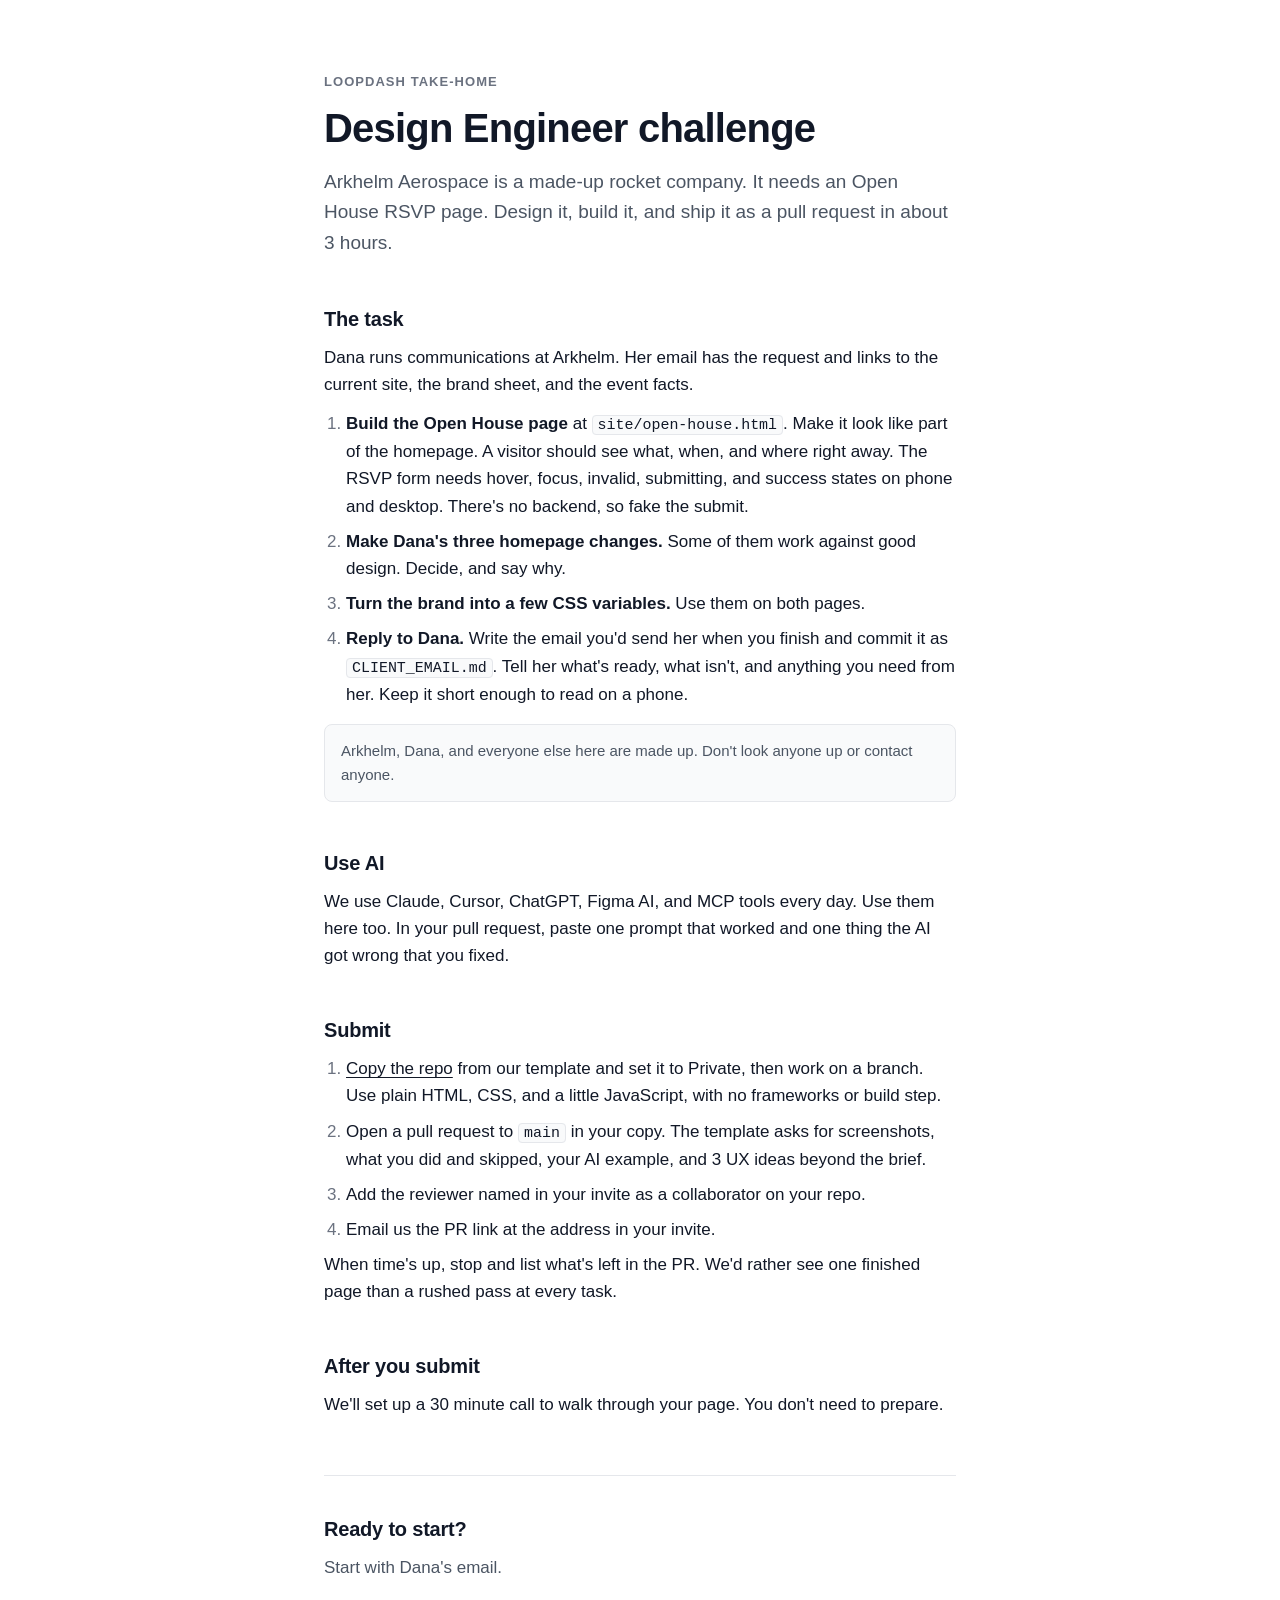
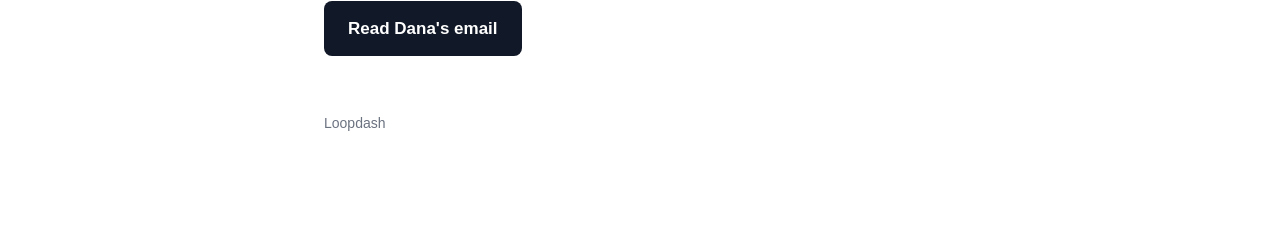
<file: index.html>
<!DOCTYPE html>
<html lang="en">
<head>
  <meta charset="UTF-8">
  <meta name="viewport" content="width=device-width, initial-scale=1">
  <title>Design Engineer challenge | Loopdash</title>
  <meta name="description" content="Instructions for the Loopdash Design Engineer take-home challenge.">
  <style>
    :root {
      color-scheme: light;
      --ink: #111827;
      --muted: #4b5563;
      --subtle: #6b7280;
      --line: #e5e7eb;
      --bg: #ffffff;
      --panel: #f9fafb;
      --accent: #111827;
      --accent-hover: #374151;
      --focus: #2563eb;
    }
    * { box-sizing: border-box; }
    html { -webkit-text-size-adjust: 100%; }
    body {
      margin: 0;
      background: var(--bg);
      color: var(--ink);
      font-family: Inter, -apple-system, BlinkMacSystemFont, "Segoe UI", Roboto, Helvetica, Arial, sans-serif;
      font-size: 17px;
      line-height: 1.6;
    }
    main {
      max-width: 680px;
      margin: 0 auto;
      padding: 72px 24px 96px;
    }
    .eyebrow {
      margin: 0 0 12px;
      font-size: 13px;
      font-weight: 600;
      letter-spacing: 0.08em;
      text-transform: uppercase;
      color: var(--subtle);
    }
    h1 {
      margin: 0 0 16px;
      font-size: 40px;
      line-height: 1.15;
      letter-spacing: -0.02em;
    }
    .lede { margin: 0; font-size: 19px; color: var(--muted); }
    section { margin-top: 48px; }
    h2 {
      margin: 0 0 12px;
      font-size: 20px;
      line-height: 1.3;
      letter-spacing: -0.01em;
    }
    p { margin: 0 0 12px; }
    ul, ol { margin: 0; padding-left: 22px; }
    li { margin-bottom: 8px; }
    li::marker { color: var(--subtle); }
    code {
      font-family: ui-monospace, SFMono-Regular, Menlo, Consolas, monospace;
      font-size: 0.88em;
      background: var(--panel);
      border: 1px solid var(--line);
      border-radius: 4px;
      padding: 1px 5px;
    }
    .note {
      margin-top: 16px;
      padding: 14px 16px;
      background: var(--panel);
      border: 1px solid var(--line);
      border-radius: 8px;
      font-size: 15px;
      color: var(--muted);
    }
    .facts {
      display: grid;
      grid-template-columns: repeat(2, 1fr);
      gap: 12px;
      margin: 0;
    }
    .facts div {
      padding: 16px;
      border: 1px solid var(--line);
      border-radius: 8px;
    }
    .facts dt { font-size: 13px; font-weight: 600; color: var(--subtle); text-transform: uppercase; letter-spacing: 0.06em; }
    .facts dd { margin: 4px 0 0; }
    a { color: var(--ink); text-underline-offset: 3px; }
    a:hover { color: var(--accent-hover); }
    a:focus-visible, .btn:focus-visible { outline: 2px solid var(--focus); outline-offset: 3px; border-radius: 4px; }
    .cta {
      margin-top: 56px;
      padding-top: 40px;
      border-top: 1px solid var(--line);
    }
    .cta p { color: var(--muted); }
    .btn {
      display: inline-block;
      margin-top: 8px;
      padding: 14px 24px;
      background: var(--accent);
      color: #fff;
      border-radius: 8px;
      font-weight: 600;
      text-decoration: none;
      transition: background-color 0.15s ease;
    }
    .btn:hover { background: var(--accent-hover); color: #fff; }
    .btn:active { transform: translateY(1px); }
    .btn:focus-visible { border-radius: 8px; }
    .secondary {
      display: flex;
      flex-wrap: wrap;
      gap: 8px 24px;
      margin: 20px 0 0;
      padding: 0;
      list-style: none;
      font-size: 15px;
    }
    .secondary li { margin: 0; }
    footer { margin-top: 56px; font-size: 14px; color: var(--subtle); }
    @media (max-width: 600px) {
      body { font-size: 16px; }
      main { padding: 40px 20px 64px; }
      h1 { font-size: 30px; }
      .lede { font-size: 17px; }
      section { margin-top: 40px; }
      .facts { grid-template-columns: 1fr; }
      .btn { display: block; text-align: center; }
    }
    @media (prefers-reduced-motion: reduce) {
      .btn { transition: none; }
      .btn:active { transform: none; }
    }
  </style>
</head>
<body>
  <main>
    <p class="eyebrow">Loopdash take-home</p>
    <h1>Design Engineer challenge</h1>
    <p class="lede">Arkhelm Aerospace is a made-up rocket company. It needs an Open House RSVP page. Design it, build it, and ship it as a pull request in about 3 hours.</p>

    <section aria-labelledby="task">
      <h2 id="task">The task</h2>
      <p>Dana runs communications at Arkhelm. Her email has the request and links to the current site, the brand sheet, and the event facts.</p>
      <ol>
        <li><strong>Build the Open House page</strong> at <code>site/open-house.html</code>. Make it look like part of the homepage. A visitor should see what, when, and where right away. The RSVP form needs hover, focus, invalid, submitting, and success states on phone and desktop. There's no backend, so fake the submit.</li>
        <li><strong>Make Dana's three homepage changes.</strong> Some of them work against good design. Decide, and say why.</li>
        <li><strong>Turn the brand into a few CSS variables.</strong> Use them on both pages.</li>
        <li><strong>Reply to Dana.</strong> Write the email you'd send her when you finish and commit it as <code>CLIENT_EMAIL.md</code>. Tell her what's ready, what isn't, and anything you need from her. Keep it short enough to read on a phone.</li>
      </ol>
      <p class="note">Arkhelm, Dana, and everyone else here are made up. Don't look anyone up or contact anyone.</p>
    </section>

    <section aria-labelledby="ai">
      <h2 id="ai">Use AI</h2>
      <p>We use Claude, Cursor, ChatGPT, Figma AI, and MCP tools every day. Use them here too. In your pull request, paste one prompt that worked and one thing the AI got wrong that you fixed.</p>
    </section>

    <section aria-labelledby="submit">
      <h2 id="submit">Submit</h2>
      <ol>
        <li><a href="https://github.com/new?template_name=design-engineer-challenge&amp;template_owner=loopdash">Copy the repo</a> from our template and set it to Private, then work on a branch. Use plain HTML, CSS, and a little JavaScript, with no frameworks or build step.</li>
        <li>Open a pull request to <code>main</code> in your copy. The template asks for screenshots, what you did and skipped, your AI example, and 3 UX ideas beyond the brief.</li>
        <li>Add the reviewer named in your invite as a collaborator on your repo.</li>
        <li>Email us the PR link at the address in your invite.</li>
      </ol>
      <p>When time's up, stop and list what's left in the PR. We'd rather see one finished page than a rushed pass at every task.</p>
    </section>

    <section aria-labelledby="next">
      <h2 id="next">After you submit</h2>
      <p>We'll set up a 30 minute call to walk through your page. You don't need to prepare.</p>
    </section>

    <section class="cta" aria-labelledby="start">
      <h2 id="start">Ready to start?</h2>
      <p>Start with Dana's email.</p>
      <a class="btn" href="email/index.html">Read Dana's email</a>
    </section>

    <footer>Loopdash</footer>
  </main>
</body>
</html>
</file>
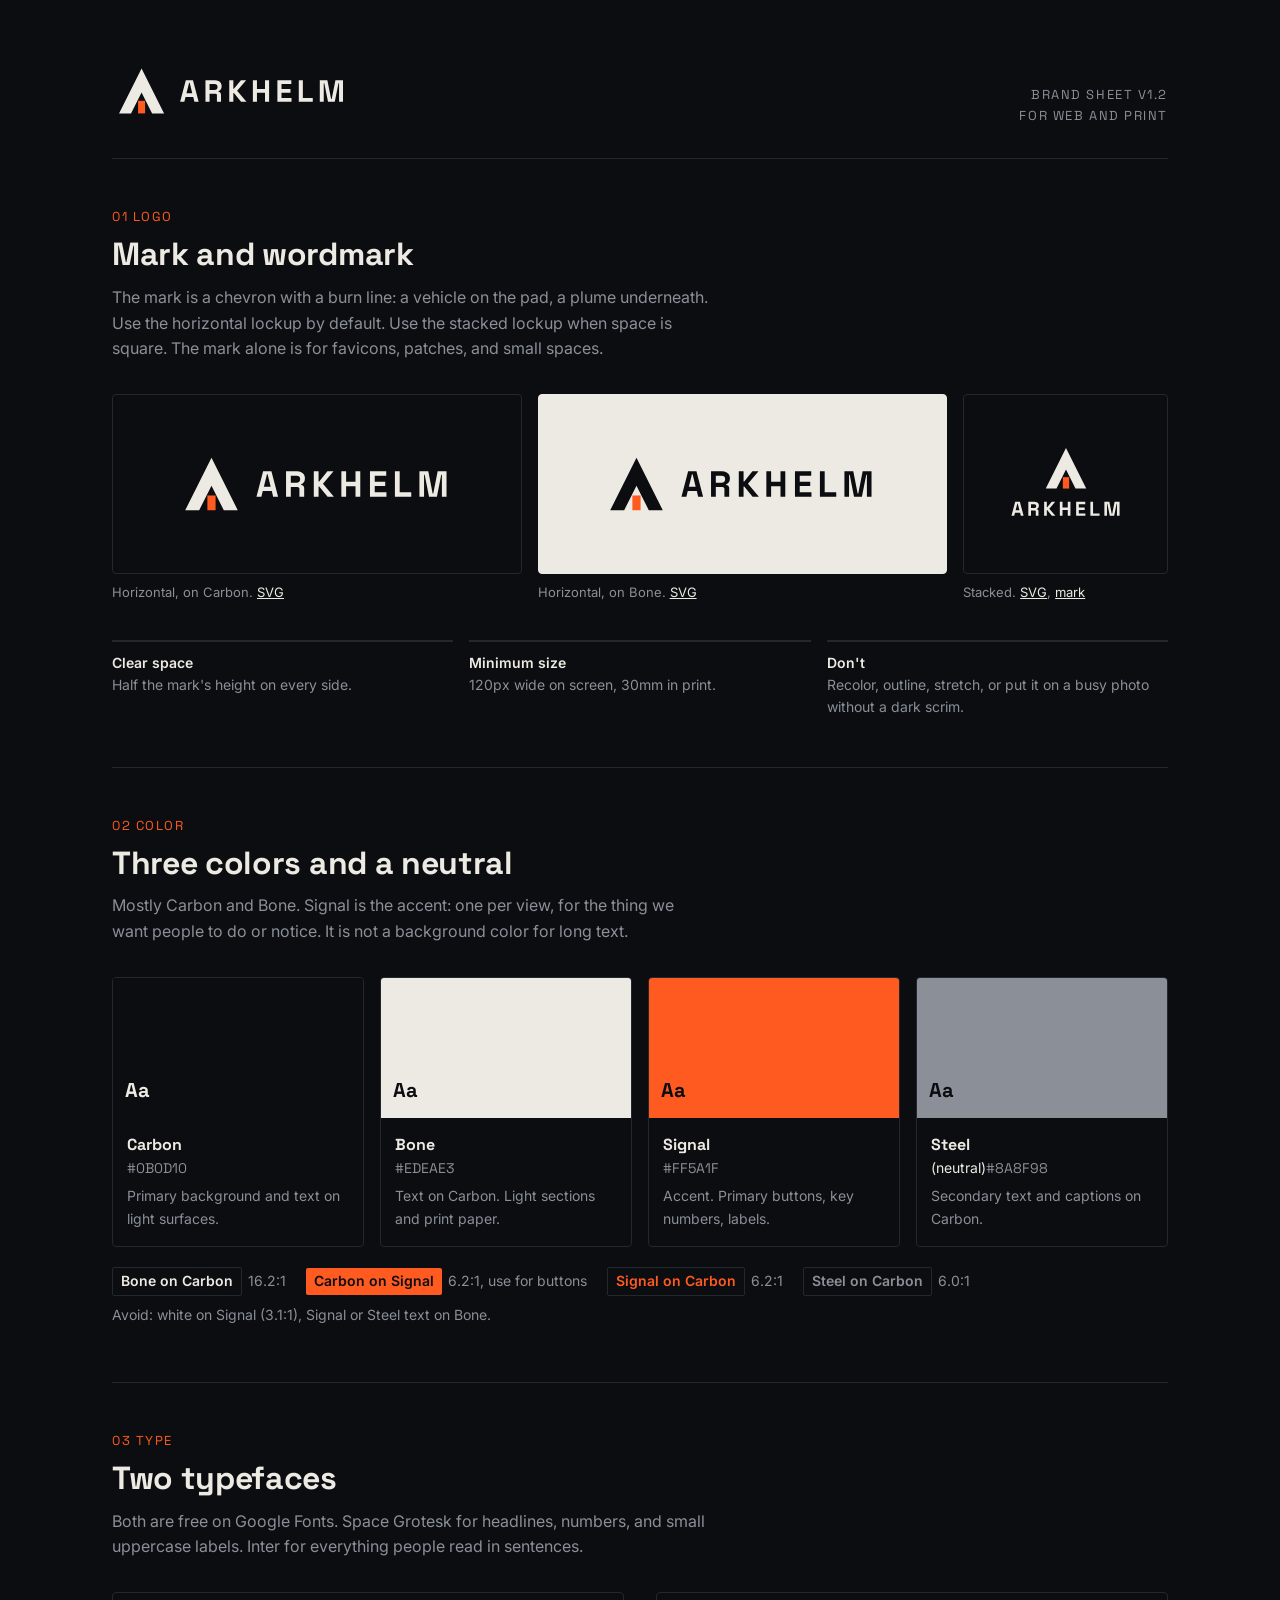
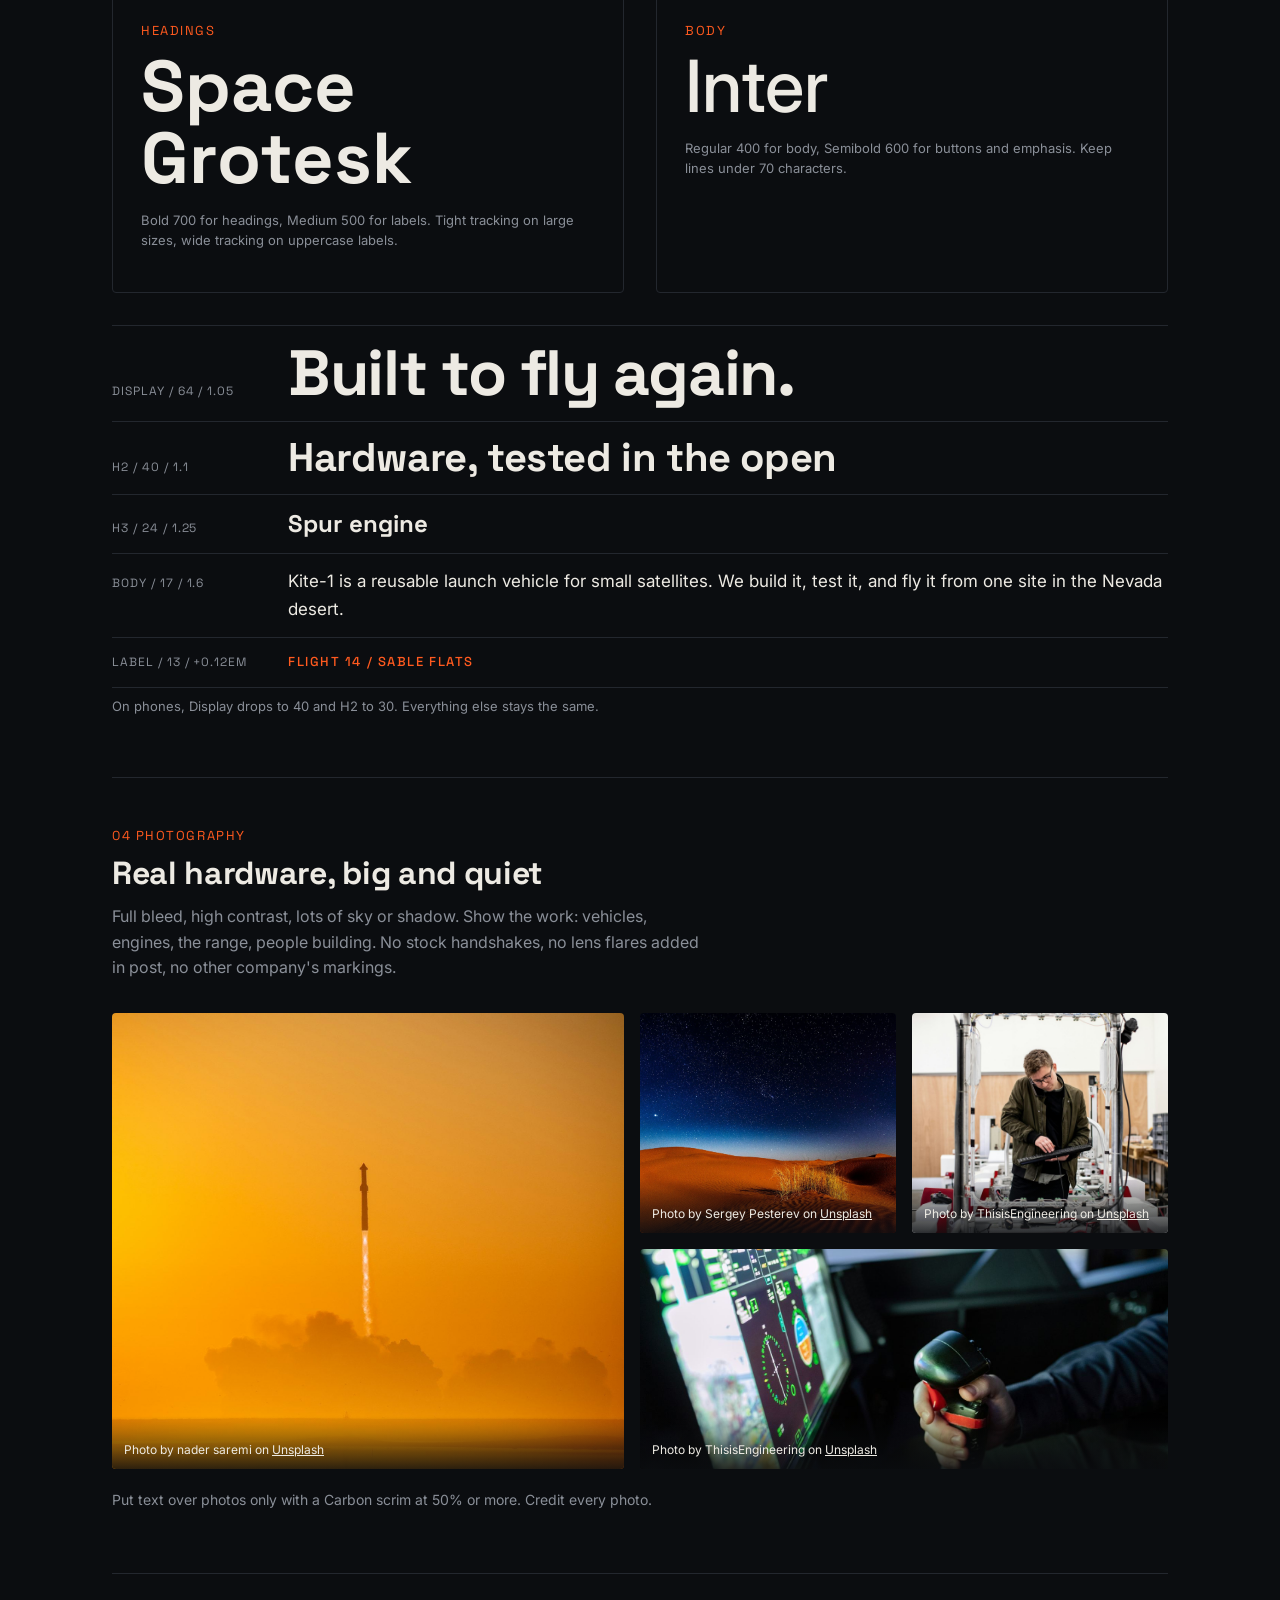
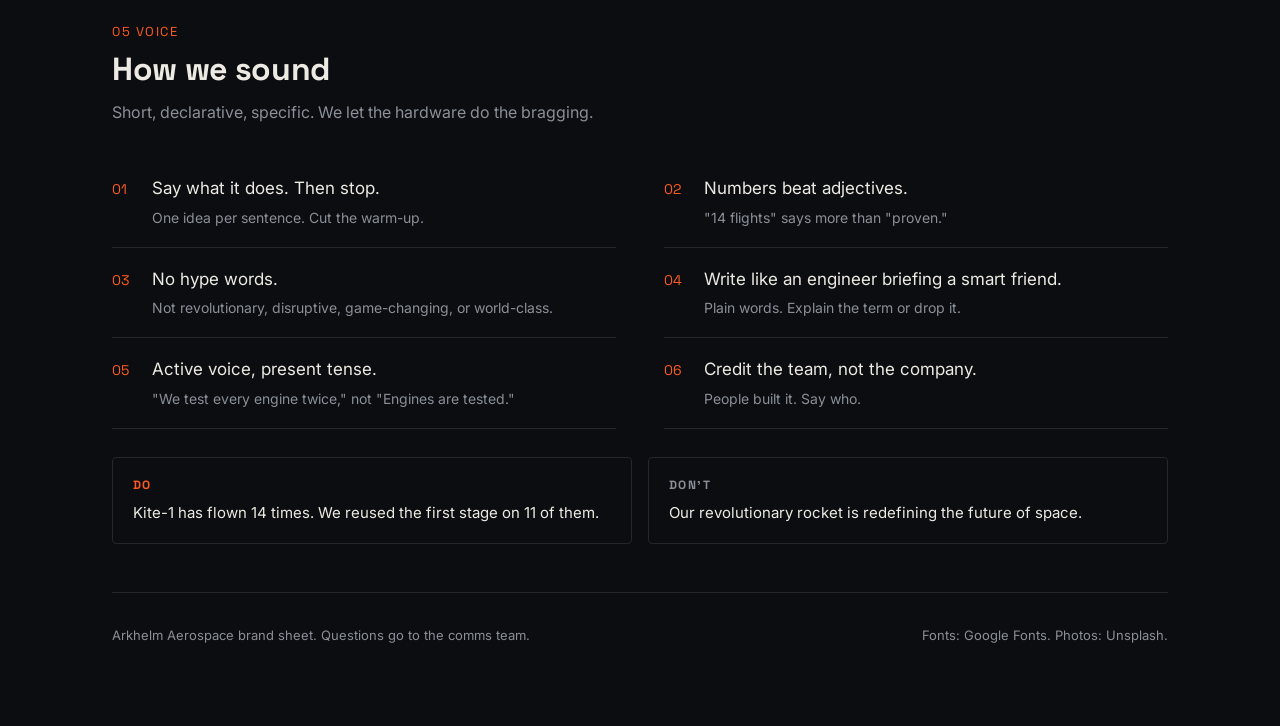
<file: brand/index.html>
<!DOCTYPE html>
<html lang="en">
<head>
  <meta charset="UTF-8">
  <meta name="viewport" content="width=device-width, initial-scale=1.0">
  <title>Arkhelm Aerospace brand sheet</title>
  <link rel="preconnect" href="https://fonts.googleapis.com">
  <link rel="preconnect" href="https://fonts.gstatic.com" crossorigin>
  <link href="https://fonts.googleapis.com/css2?family=Inter:wght@400;500;600&family=Space+Grotesk:wght@500;700&display=swap" rel="stylesheet">
  <style>
    * { box-sizing: border-box; }
    body { margin: 0; background: #0B0D10; color: #EDEAE3; font-family: "Inter", Arial, sans-serif; font-size: 16px; line-height: 1.6; }
    .sheet { max-width: 1120px; margin: 0 auto; padding: 56px 32px 80px; }
    header.top { display: flex; justify-content: space-between; align-items: flex-end; gap: 24px; padding-bottom: 32px; border-bottom: 1px solid #23272E; }
    header.top img { width: 240px; display: block; }
    .meta { font-family: "Space Grotesk", Arial, sans-serif; font-size: 13px; letter-spacing: 0.12em; text-transform: uppercase; color: #8A8F98; text-align: right; }
    section { padding: 48px 0; border-bottom: 1px solid #23272E; }
    .label { font-family: "Space Grotesk", Arial, sans-serif; font-size: 13px; letter-spacing: 0.12em; text-transform: uppercase; color: #FF5A1F; margin: 0 0 8px; }
    h2 { font-family: "Space Grotesk", Arial, sans-serif; font-weight: 700; font-size: 32px; line-height: 1.15; letter-spacing: -0.01em; margin: 0 0 12px; }
    .intro { color: #8A8F98; max-width: 60ch; margin: 0 0 32px; }
    .grid { display: grid; gap: 16px; }
    .logos { grid-template-columns: 2fr 2fr 1fr; }
    .tile { border: 1px solid #23272E; border-radius: 4px; padding: 32px; display: flex; align-items: center; justify-content: center; min-height: 180px; }
    .tile.light { background: #EDEAE3; border-color: #EDEAE3; }
    .tile img { max-width: 100%; }
    .caption { font-size: 13px; color: #8A8F98; margin-top: 8px; }
    .rules { margin: 24px 0 0; padding: 0; list-style: none; display: grid; grid-template-columns: repeat(3, 1fr); gap: 16px; font-size: 14px; color: #8A8F98; }
    .rules li { border-top: 2px solid #23272E; padding-top: 10px; }
    .rules strong { color: #EDEAE3; font-weight: 600; display: block; }
    .colors { grid-template-columns: repeat(4, 1fr); }
    .swatch { border-radius: 4px; overflow: hidden; border: 1px solid #23272E; }
    .chip { height: 140px; display: flex; align-items: flex-end; padding: 12px; font-family: "Space Grotesk", Arial, sans-serif; font-weight: 700; font-size: 20px; }
    .swatch .info { padding: 14px 14px 16px; font-size: 14px; }
    .swatch .info b { font-family: "Space Grotesk", Arial, sans-serif; display: block; font-size: 16px; }
    .swatch .hex { font-family: "Space Grotesk", Arial, sans-serif; color: #8A8F98; }
    .swatch .info p { margin: 6px 0 0; color: #8A8F98; }
    .pairs { margin-top: 20px; font-size: 14px; color: #8A8F98; }
    .pairs span { display: inline-block; margin: 0 16px 8px 0; }
    .pairs i { font-style: normal; display: inline-block; padding: 2px 8px; border-radius: 2px; margin-right: 6px; font-weight: 600; }
    .type { grid-template-columns: 1fr 1fr; gap: 32px; }
    .font-card { border: 1px solid #23272E; border-radius: 4px; padding: 28px; }
    .font-card .big { font-size: 72px; line-height: 1; margin: 8px 0 16px; }
    .scale { margin-top: 32px; border-top: 1px solid #23272E; }
    .scale div { display: grid; grid-template-columns: 160px 1fr; align-items: baseline; gap: 16px; padding: 14px 0; border-bottom: 1px solid #23272E; }
    .scale small { font-family: "Space Grotesk", Arial, sans-serif; font-size: 12px; letter-spacing: 0.08em; text-transform: uppercase; color: #8A8F98; }
    .sg { font-family: "Space Grotesk", Arial, sans-serif; font-weight: 700; }
    .photos { grid-template-columns: 2fr 1fr 1fr; grid-auto-rows: 220px; }
    .photos figure { margin: 0; position: relative; overflow: hidden; border-radius: 4px; }
    .photos figure:first-child { grid-row: span 2; }
    .photos img { width: 100%; height: 100%; object-fit: cover; display: block; }
    .photos figcaption { position: absolute; left: 0; right: 0; bottom: 0; padding: 24px 12px 10px; font-size: 12px; background: linear-gradient(transparent, rgba(11,13,16,0.85)); color: #EDEAE3; }
    .photos figcaption a { color: inherit; }
    .photo-notes { margin-top: 20px; font-size: 14px; color: #8A8F98; }
    .voice { grid-template-columns: 1fr 1fr; gap: 0 48px; margin: 0; padding: 0; list-style: none; counter-reset: v; }
    .voice li { counter-increment: v; padding: 18px 0; border-bottom: 1px solid #23272E; display: grid; grid-template-columns: 40px 1fr; font-size: 17px; }
    .voice li::before { content: "0" counter(v); font-family: "Space Grotesk", Arial, sans-serif; color: #FF5A1F; font-size: 14px; padding-top: 3px; }
    .voice li span { display: block; color: #8A8F98; font-size: 14px; margin-top: 4px; }
    .example { margin-top: 28px; display: grid; grid-template-columns: 1fr 1fr; gap: 16px; font-size: 15px; }
    .example div { padding: 18px 20px; border-radius: 4px; border: 1px solid #23272E; }
    .example b { font-family: "Space Grotesk", Arial, sans-serif; font-size: 12px; letter-spacing: 0.12em; text-transform: uppercase; display: block; margin-bottom: 6px; }
    .do b { color: #FF5A1F; }
    .dont b { color: #8A8F98; }
    footer { padding-top: 32px; font-size: 13px; color: #8A8F98; display: flex; justify-content: space-between; gap: 16px; flex-wrap: wrap; }
    a { color: #EDEAE3; }
    @media (max-width: 760px) {
      .sheet { padding: 32px 20px 56px; }
      header.top { flex-direction: column; align-items: flex-start; }
      .meta { text-align: left; }
      .logos, .colors, .type, .voice, .example, .rules { grid-template-columns: 1fr; }
      .colors { grid-template-columns: 1fr 1fr; }
      .photos { grid-template-columns: 1fr 1fr; grid-auto-rows: 160px; }
      .photos figure:first-child { grid-column: span 2; grid-row: span 1; }
      .font-card .big { font-size: 56px; }
      .scale div { grid-template-columns: 1fr; gap: 4px; }
    }
  </style>
</head>
<body>
  <div class="sheet">
    <header class="top">
      <img src="logo/arkhelm-horizontal.svg" alt="Arkhelm Aerospace">
      <div class="meta">Brand sheet v1.2<br>For web and print</div>
    </header>

    <section>
      <p class="label">01 Logo</p>
      <h2>Mark and wordmark</h2>
      <p class="intro">The mark is a chevron with a burn line: a vehicle on the pad, a plume underneath. Use the horizontal lockup by default. Use the stacked lockup when space is square. The mark alone is for favicons, patches, and small spaces.</p>
      <div class="grid logos">
        <div>
          <div class="tile"><img src="logo/arkhelm-horizontal.svg" alt="Horizontal logo on Carbon" style="width:280px"></div>
          <p class="caption">Horizontal, on Carbon. <a href="logo/arkhelm-horizontal.svg">SVG</a></p>
        </div>
        <div>
          <div class="tile light"><img src="logo/arkhelm-horizontal-dark.svg" alt="Horizontal logo on Bone" style="width:280px"></div>
          <p class="caption">Horizontal, on Bone. <a href="logo/arkhelm-horizontal-dark.svg">SVG</a></p>
        </div>
        <div>
          <div class="tile"><img src="logo/arkhelm-stacked.svg" alt="Stacked logo" style="width:130px"></div>
          <p class="caption">Stacked. <a href="logo/arkhelm-stacked.svg">SVG</a>, <a href="logo/arkhelm-mark.svg">mark</a></p>
        </div>
      </div>
      <ul class="rules">
        <li><strong>Clear space</strong>Half the mark's height on every side.</li>
        <li><strong>Minimum size</strong>120px wide on screen, 30mm in print.</li>
        <li><strong>Don't</strong>Recolor, outline, stretch, or put it on a busy photo without a dark scrim.</li>
      </ul>
    </section>

    <section>
      <p class="label">02 Color</p>
      <h2>Three colors and a neutral</h2>
      <p class="intro">Mostly Carbon and Bone. Signal is the accent: one per view, for the thing we want people to do or notice. It is not a background color for long text.</p>
      <div class="grid colors">
        <div class="swatch">
          <div class="chip" style="background:#0B0D10;color:#EDEAE3">Aa</div>
          <div class="info"><b>Carbon</b><span class="hex">#0B0D10</span><p>Primary background and text on light surfaces.</p></div>
        </div>
        <div class="swatch">
          <div class="chip" style="background:#EDEAE3;color:#0B0D10">Aa</div>
          <div class="info"><b>Bone</b><span class="hex">#EDEAE3</span><p>Text on Carbon. Light sections and print paper.</p></div>
        </div>
        <div class="swatch">
          <div class="chip" style="background:#FF5A1F;color:#0B0D10">Aa</div>
          <div class="info"><b>Signal</b><span class="hex">#FF5A1F</span><p>Accent. Primary buttons, key numbers, labels.</p></div>
        </div>
        <div class="swatch">
          <div class="chip" style="background:#8A8F98;color:#0B0D10">Aa</div>
          <div class="info"><b>Steel</b> (neutral)<span class="hex">#8A8F98</span><p>Secondary text and captions on Carbon.</p></div>
        </div>
      </div>
      <div class="pairs">
        <span><i style="background:#0B0D10;color:#EDEAE3;border:1px solid #23272E">Bone on Carbon</i>16.2:1</span>
        <span><i style="background:#FF5A1F;color:#0B0D10">Carbon on Signal</i>6.2:1, use for buttons</span>
        <span><i style="background:#0B0D10;color:#FF5A1F;border:1px solid #23272E">Signal on Carbon</i>6.2:1</span>
        <span><i style="background:#0B0D10;color:#8A8F98;border:1px solid #23272E">Steel on Carbon</i>6.0:1</span>
        <span>Avoid: white on Signal (3.1:1), Signal or Steel text on Bone.</span>
      </div>
    </section>

    <section>
      <p class="label">03 Type</p>
      <h2>Two typefaces</h2>
      <p class="intro">Both are free on Google Fonts. Space Grotesk for headlines, numbers, and small uppercase labels. Inter for everything people read in sentences.</p>
      <div class="grid type">
        <div class="font-card">
          <p class="label">Headings</p>
          <div class="big sg">Space Grotesk</div>
          <p class="caption">Bold 700 for headings, Medium 500 for labels. Tight tracking on large sizes, wide tracking on uppercase labels.</p>
        </div>
        <div class="font-card">
          <p class="label">Body</p>
          <div class="big" style="font-family:Inter,Arial,sans-serif;font-weight:500">Inter</div>
          <p class="caption">Regular 400 for body, Semibold 600 for buttons and emphasis. Keep lines under 70 characters.</p>
        </div>
      </div>
      <div class="scale">
        <div><small>Display / 64 / 1.05</small><span class="sg" style="font-size:64px;line-height:1.05;letter-spacing:-0.02em">Built to fly again.</span></div>
        <div><small>H2 / 40 / 1.1</small><span class="sg" style="font-size:40px;line-height:1.1;letter-spacing:-0.01em">Hardware, tested in the open</span></div>
        <div><small>H3 / 24 / 1.25</small><span class="sg" style="font-size:24px;line-height:1.25">Spur engine</span></div>
        <div><small>Body / 17 / 1.6</small><span style="font-size:17px">Kite-1 is a reusable launch vehicle for small satellites. We build it, test it, and fly it from one site in the Nevada desert.</span></div>
        <div><small>Label / 13 / +0.12em</small><span class="sg" style="font-size:13px;letter-spacing:0.12em;text-transform:uppercase;font-weight:500;color:#FF5A1F">Flight 14 / Sable Flats</span></div>
      </div>
      <p class="caption">On phones, Display drops to 40 and H2 to 30. Everything else stays the same.</p>
    </section>

    <section>
      <p class="label">04 Photography</p>
      <h2>Real hardware, big and quiet</h2>
      <p class="intro">Full bleed, high contrast, lots of sky or shadow. Show the work: vehicles, engines, the range, people building. No stock handshakes, no lens flares added in post, no other company's markings.</p>
      <div class="grid photos">
        <figure>
          <img src="../site/images/launch-haze.jpg" alt="A rocket climbing through orange haze over the desert">
          <figcaption>Photo by nader saremi on <a href="https://unsplash.com/photos/a-rocket-is-flying-through-the-air-on-a-foggy-day-o6VKrOogZpw">Unsplash</a></figcaption>
        </figure>
        <figure>
          <img src="../site/images/range-dunes.jpg" alt="Desert dunes under a night sky">
          <figcaption>Photo by Sergey Pesterev on <a href="https://unsplash.com/photos/desert-during-nighttime-XaidrBZfEwU">Unsplash</a></figcaption>
        </figure>
        <figure>
          <img src="../site/images/engineering-lab.jpg" alt="An engineer checking a test rig in a lab">
          <figcaption>Photo by ThisisEngineering on <a href="https://unsplash.com/photos/man-in-brown-jacket-using-a-machine-fr5h_07OrPI">Unsplash</a></figcaption>
        </figure>
        <figure style="grid-column: span 2">
          <img src="../site/images/flight-controls.jpg" alt="A hand on a flight control stick next to a cockpit display">
          <figcaption>Photo by ThisisEngineering on <a href="https://unsplash.com/photos/person-holding-black-and-red-hand-tool-_PdoBI2XhkY">Unsplash</a></figcaption>
        </figure>
      </div>
      <p class="photo-notes">Put text over photos only with a Carbon scrim at 50% or more. Credit every photo.</p>
    </section>

    <section>
      <p class="label">05 Voice</p>
      <h2>How we sound</h2>
      <p class="intro">Short, declarative, specific. We let the hardware do the bragging.</p>
      <ul class="grid voice">
        <li><div>Say what it does. Then stop.<span>One idea per sentence. Cut the warm-up.</span></div></li>
        <li><div>Numbers beat adjectives.<span>"14 flights" says more than "proven."</span></div></li>
        <li><div>No hype words.<span>Not revolutionary, disruptive, game-changing, or world-class.</span></div></li>
        <li><div>Write like an engineer briefing a smart friend.<span>Plain words. Explain the term or drop it.</span></div></li>
        <li><div>Active voice, present tense.<span>"We test every engine twice," not "Engines are tested."</span></div></li>
        <li><div>Credit the team, not the company.<span>People built it. Say who.</span></div></li>
      </ul>
      <div class="example">
        <div class="do"><b>Do</b>Kite-1 has flown 14 times. We reused the first stage on 11 of them.</div>
        <div class="dont"><b>Don't</b>Our revolutionary rocket is redefining the future of space.</div>
      </div>
    </section>

    <footer>
      <span>Arkhelm Aerospace brand sheet. Questions go to the comms team.</span>
      <span>Fonts: Google Fonts. Photos: Unsplash.</span>
    </footer>
  </div>
</body>
</html>
</file>
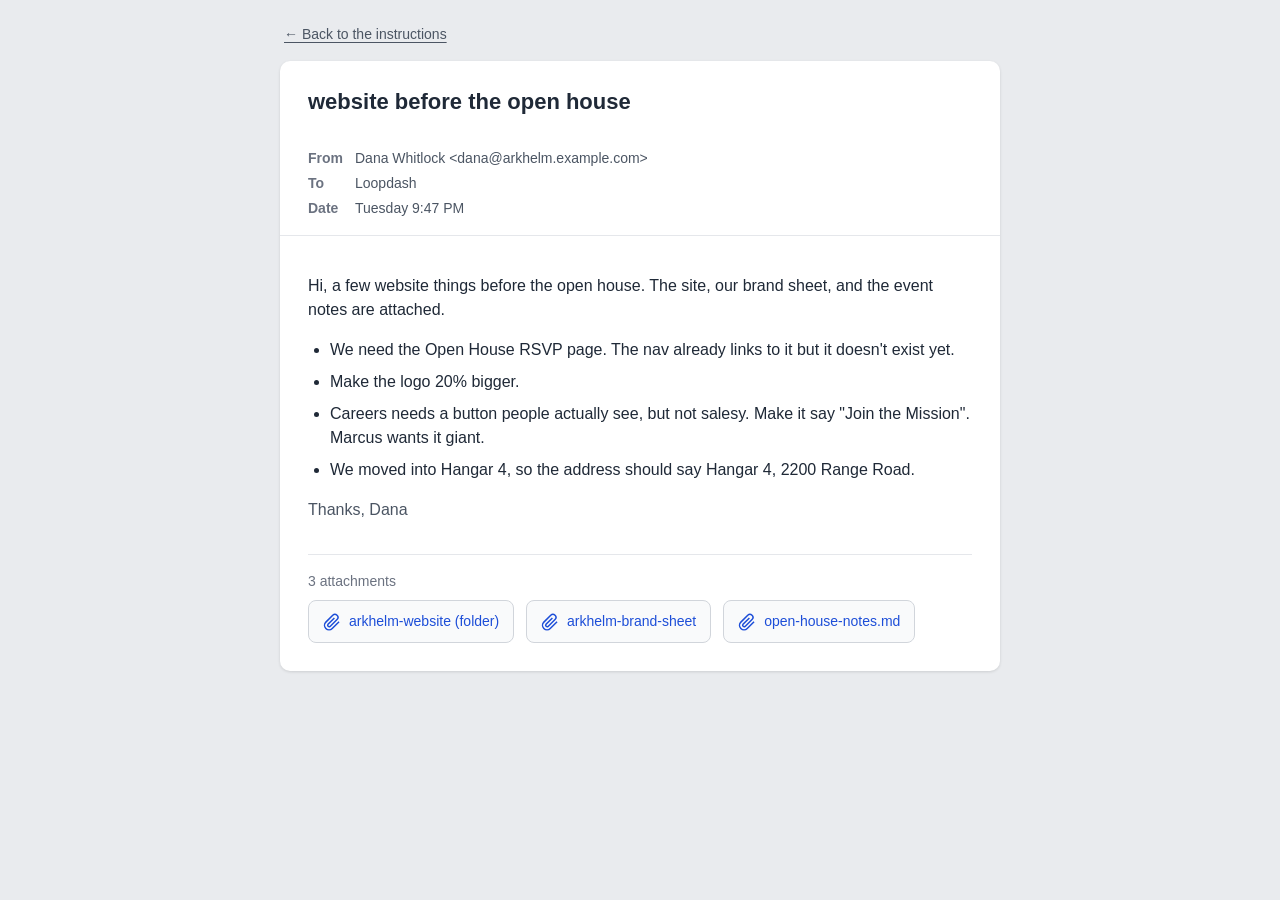
<file: email/index.html>
<!DOCTYPE html>
<html lang="en">
<head>
  <meta charset="UTF-8">
  <meta name="viewport" content="width=device-width, initial-scale=1">
  <title>website before the open house</title>
  <style>
    :root { color-scheme: light; }
    * { box-sizing: border-box; }
    body {
      margin: 0;
      background: #e9ebee;
      font-family: -apple-system, BlinkMacSystemFont, "Segoe UI", Helvetica, Arial, sans-serif;
      color: #1f2937;
      line-height: 1.5;
    }
    .mail {
      max-width: 720px;
      margin: 32px auto;
      background: #fff;
      border-radius: 10px;
      box-shadow: 0 1px 3px rgba(0,0,0,.12);
      overflow: hidden;
    }
    .subject {
      font-size: 22px;
      font-weight: 600;
      padding: 24px 28px 0;
      margin: 0;
    }
    .meta {
      display: grid;
      grid-template-columns: auto 1fr;
      gap: 4px 12px;
      padding: 16px 28px;
      border-bottom: 1px solid #e5e7eb;
      font-size: 14px;
      color: #4b5563;
    }
    .meta dt { font-weight: 600; color: #6b7280; }
    .meta dd { margin: 0; }
    .body { padding: 24px 28px 8px; font-size: 16px; }
    .body p { margin: 0 0 16px; }
    .body ul { margin: 0 0 16px; padding-left: 22px; }
    .body li { margin-bottom: 8px; }
    .sig { color: #4b5563; }
    .attachments {
      margin: 8px 28px 28px;
      padding-top: 16px;
      border-top: 1px solid #e5e7eb;
      font-size: 14px;
      color: #6b7280;
    }
    .chip {
      display: inline-flex;
      align-items: center;
      gap: 8px;
      margin: 8px 8px 0 0;
      padding: 10px 14px;
      border: 1px solid #d1d5db;
      border-radius: 8px;
      color: #1d4ed8;
      text-decoration: none;
      font-weight: 500;
      background: #f9fafb;
    }
    .chip:hover, .chip:focus-visible { background: #eef2ff; outline: 2px solid #1d4ed8; outline-offset: 2px; }
    .chip svg { flex: none; }
    .back {
      display: block;
      max-width: 720px;
      margin: 24px auto -16px;
      padding: 0 4px;
      font-size: 14px;
    }
    .back a { color: #4b5563; text-underline-offset: 3px; }
    .back a:hover { color: #1f2937; }
    .back a:focus-visible { outline: 2px solid #1d4ed8; outline-offset: 2px; border-radius: 4px; }
    @media (max-width: 600px) {
      .back { margin: 0; padding: 12px 16px; background: #fff; border-bottom: 1px solid #e5e7eb; }
      .mail { margin: 0; border-radius: 0; }
      .subject, .meta, .body, .attachments { padding-left: 16px; padding-right: 16px; }
    }
  </style>
</head>
<body>
  <nav class="back" aria-label="Challenge"><a href="../index.html">&larr; Back to the instructions</a></nav>
  <article class="mail">
    <h1 class="subject">website before the open house</h1>
    <dl class="meta">
      <dt>From</dt><dd>Dana Whitlock &lt;dana@arkhelm.example.com&gt;</dd>
      <dt>To</dt><dd>Loopdash</dd>
      <dt>Date</dt><dd>Tuesday 9:47 PM</dd>
    </dl>

    <div class="body">
      <p>Hi, a few website things before the open house. The site, our brand sheet, and the event notes are attached.</p>
      <ul>
        <li>We need the Open House RSVP page. The nav already links to it but it doesn't exist yet.</li>
        <li>Make the logo 20% bigger.</li>
        <li>Careers needs a button people actually see, but not salesy. Make it say "Join the Mission". Marcus wants it giant.</li>
        <li>We moved into Hangar 4, so the address should say Hangar 4, 2200 Range Road.</li>
      </ul>
      <p class="sig">Thanks, Dana</p>
    </div>

    <div class="attachments">
      3 attachments
      <br>
      <a class="chip" href="../site/index.html">
        <svg width="18" height="18" viewBox="0 0 24 24" fill="none" stroke="currentColor" stroke-width="2" aria-hidden="true"><path d="M21.4 11.6 12.3 20.7a6 6 0 0 1-8.5-8.5l9.2-9.2a4 4 0 0 1 5.7 5.7l-9.2 9.2a2 2 0 0 1-2.8-2.8l8.5-8.5"/></svg>
        arkhelm-website (folder)
      </a>
      <a class="chip" href="../brand/index.html">
        <svg width="18" height="18" viewBox="0 0 24 24" fill="none" stroke="currentColor" stroke-width="2" aria-hidden="true"><path d="M21.4 11.6 12.3 20.7a6 6 0 0 1-8.5-8.5l9.2-9.2a4 4 0 0 1 5.7 5.7l-9.2 9.2a2 2 0 0 1-2.8-2.8l8.5-8.5"/></svg>
        arkhelm-brand-sheet
      </a>
      <a class="chip" href="../content/open-house.md">
        <svg width="18" height="18" viewBox="0 0 24 24" fill="none" stroke="currentColor" stroke-width="2" aria-hidden="true"><path d="M21.4 11.6 12.3 20.7a6 6 0 0 1-8.5-8.5l9.2-9.2a4 4 0 0 1 5.7 5.7l-9.2 9.2a2 2 0 0 1-2.8-2.8l8.5-8.5"/></svg>
        open-house-notes.md
      </a>
    </div>
  </article>
</body>
</html>
</file>
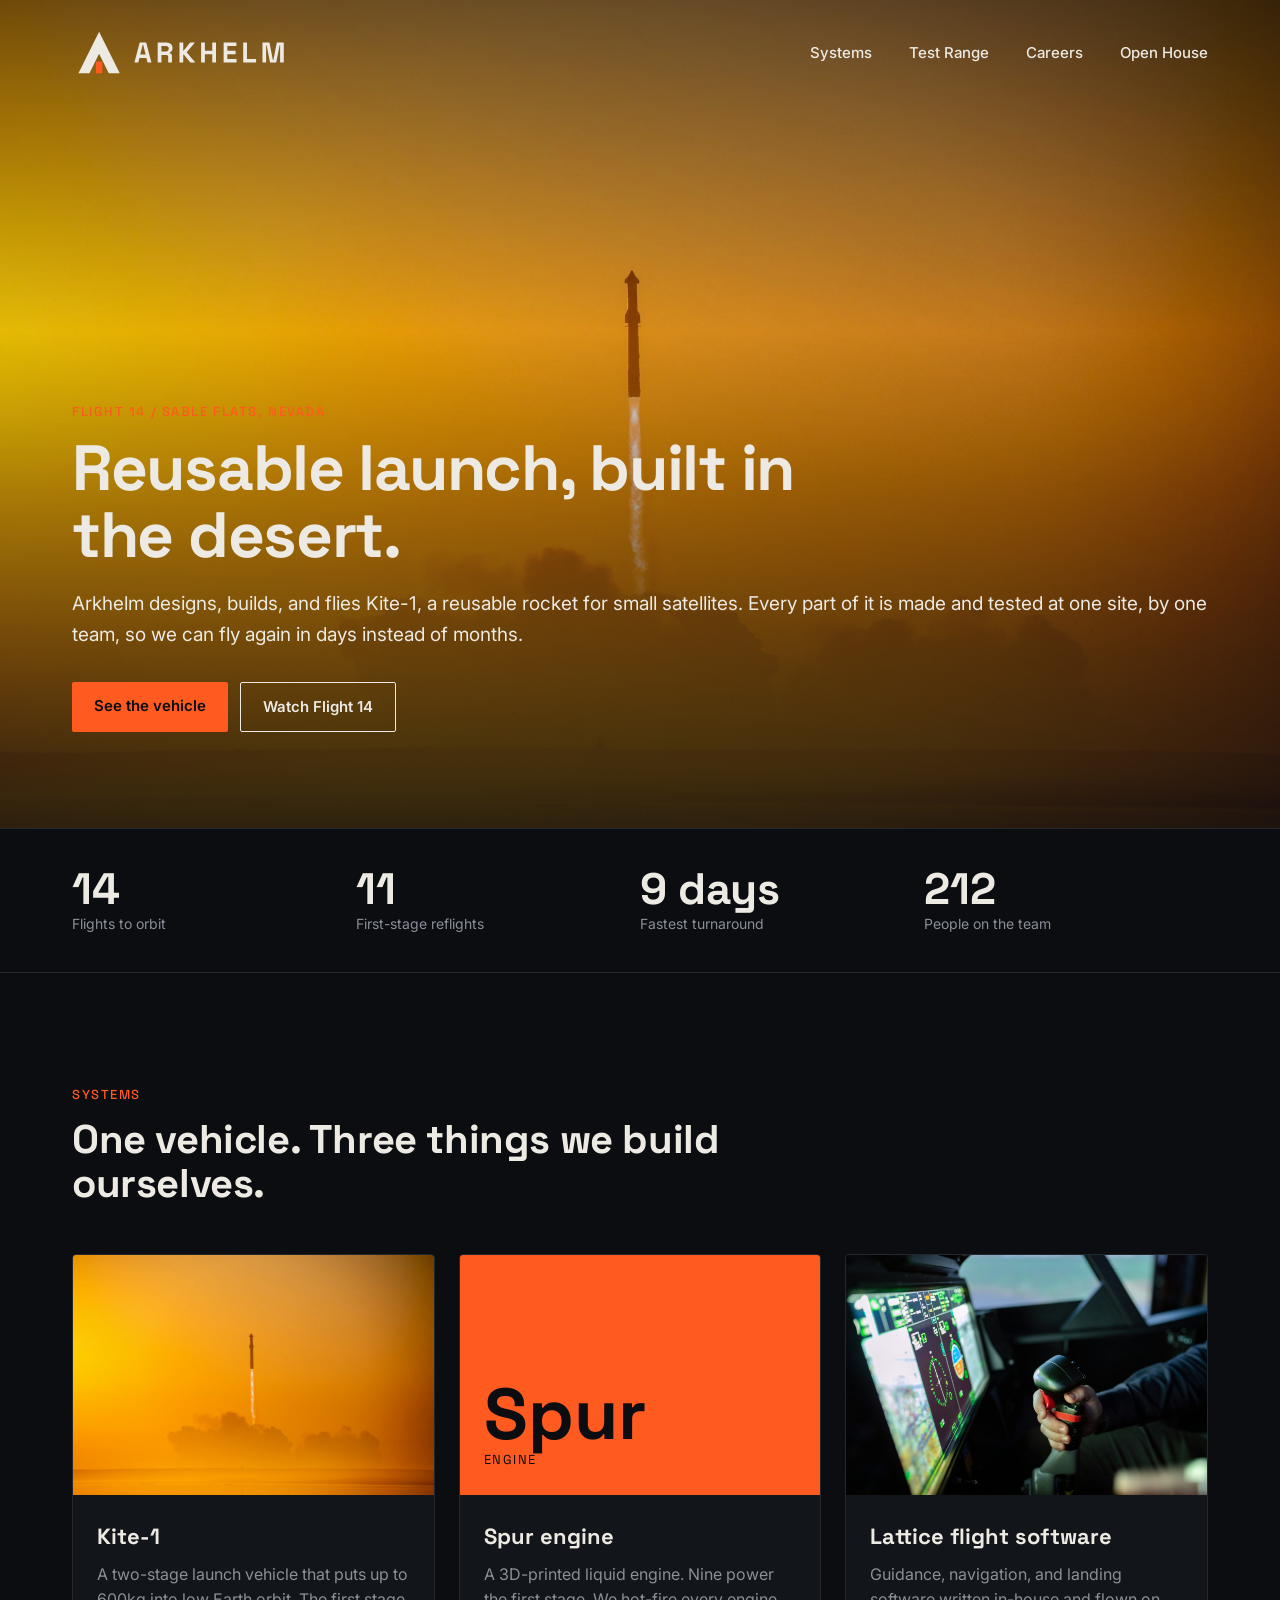
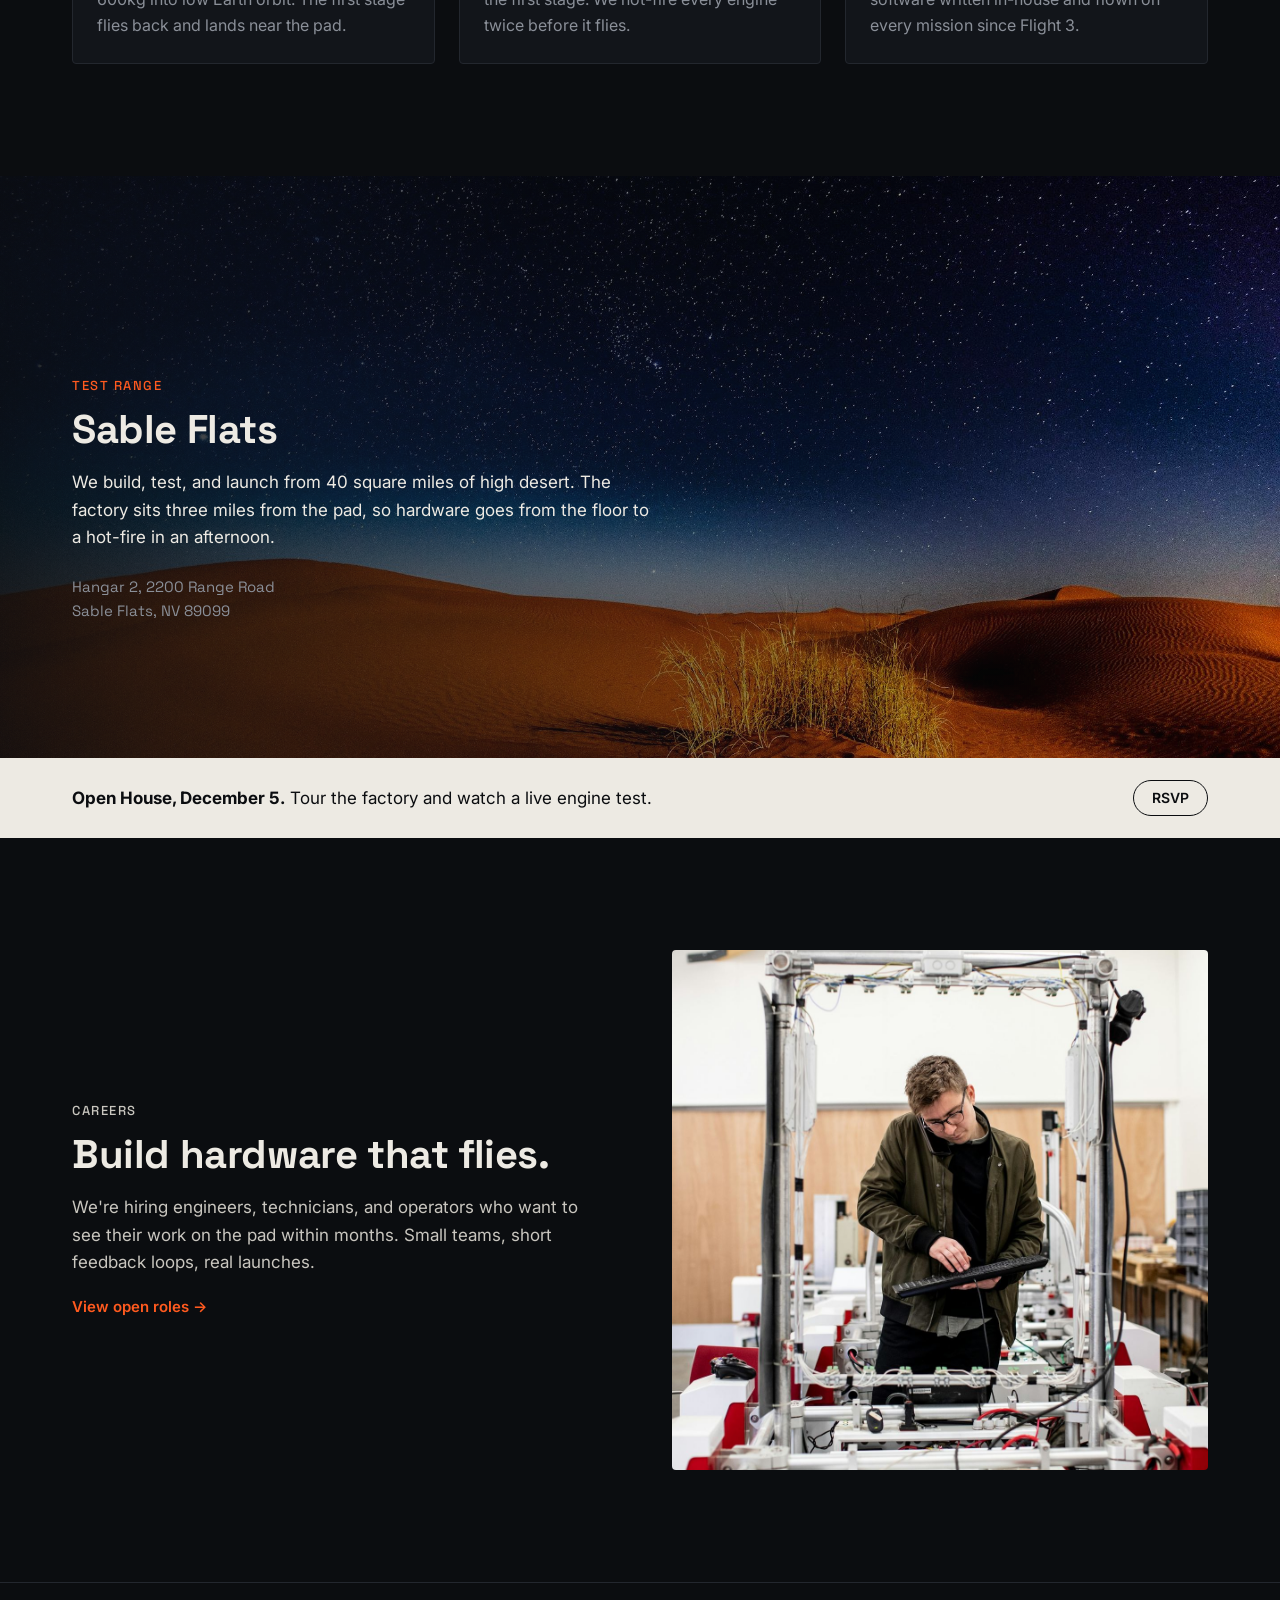
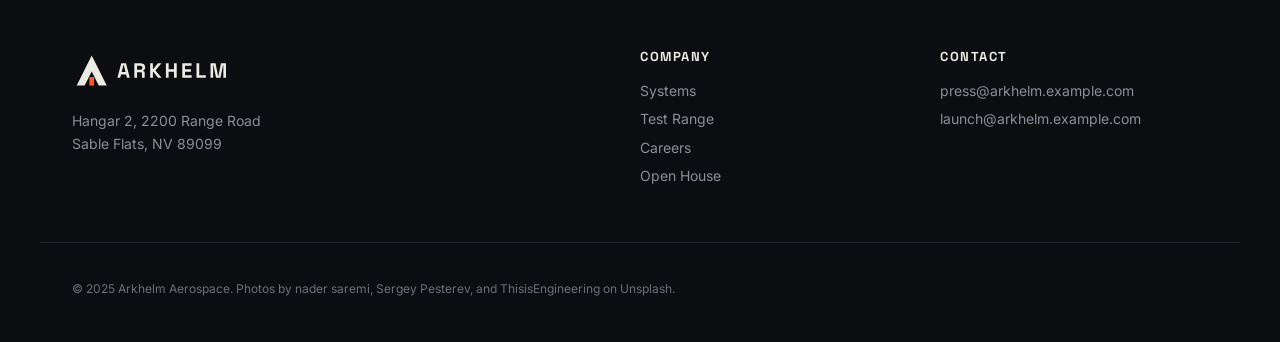
<file: site/index.html>
<!DOCTYPE html>
<html lang="en">
<head>
  <meta charset="UTF-8">
  <meta name="viewport" content="width=device-width, initial-scale=1.0">
  <title>Arkhelm Aerospace | Reusable launch from the Nevada desert</title>
  <meta name="description" content="Arkhelm builds, tests, and flies the Kite-1 reusable launch vehicle from Sable Flats, Nevada.">
  <link rel="preconnect" href="https://fonts.googleapis.com">
  <link rel="preconnect" href="https://fonts.gstatic.com" crossorigin>
  <link href="https://fonts.googleapis.com/css2?family=Inter:wght@400;500;600&family=Space+Grotesk:wght@500;700&display=swap" rel="stylesheet">
  <link rel="stylesheet" href="css/styles.css">
</head>
<body>
  <header class="site-header">
    <div class="wrap header-inner">
      <a href="index.html" class="logo-link"><img src="images/logo.svg" alt="Arkhelm Aerospace" class="logo"></a>
      <nav class="main-nav" aria-label="Main">
        <a href="#systems">Systems</a>
        <a href="#range">Test Range</a>
        <a href="#careers">Careers</a>
        <a href="open-house.html">Open House</a>
      </nav>
    </div>
  </header>

  <main>
    <section class="hero">
      <div class="wrap hero-content">
        <p class="eyebrow">Flight 14 / Sable Flats, Nevada</p>
        <h1>Reusable launch, built in the desert.</h1>
        <p class="hero-sub">Arkhelm designs, builds, and flies Kite-1, a reusable rocket for small satellites. Every part of it is made and tested at one site, by one team, so we can fly again in days instead of months.</p>
        <div class="hero-actions">
          <a href="#systems" class="btn btn-primary">See the vehicle</a>
          <a href="#range" class="btn btn-ghost">Watch Flight 14</a>
        </div>
      </div>
    </section>

    <section class="stats" aria-label="Program numbers">
      <div class="wrap stats-grid">
        <div class="stat"><span class="stat-num">14</span><span class="stat-label">Flights to orbit</span></div>
        <div class="stat"><span class="stat-num">11</span><span class="stat-label">First-stage reflights</span></div>
        <div class="stat"><span class="stat-num">9 days</span><span class="stat-label">Fastest turnaround</span></div>
        <div class="stat"><span class="stat-num">212</span><span class="stat-label">People on the team</span></div>
      </div>
    </section>

    <section class="systems" id="systems">
      <div class="wrap">
        <p class="label">Systems</p>
        <h2>One vehicle. Three things we build ourselves.</h2>
        <div class="systems-grid">
          <article class="system-card">
            <img src="images/launch-haze.jpg" alt="Kite-1 climbing through orange haze">
            <div class="system-body">
              <h3>Kite-1</h3>
              <p>A two-stage launch vehicle that puts up to 600kg into low Earth orbit. The first stage flies back and lands near the pad.</p>
            </div>
          </article>
          <article class="system-card system-card-type">
            <div class="type-block"><span>Spur</span><small>Engine</small></div>
            <div class="system-body">
              <h3>Spur engine</h3>
              <p>A 3D-printed liquid engine. Nine power the first stage. We hot-fire every engine twice before it flies.</p>
            </div>
          </article>
          <article class="system-card">
            <img src="images/flight-controls.jpg" alt="A hand on a flight control stick next to a cockpit display">
            <div class="system-body">
              <h3>Lattice flight software</h3>
              <p>Guidance, navigation, and landing software written in-house and flown on every mission since Flight 3.</p>
            </div>
          </article>
        </div>
      </div>
    </section>

    <section class="range" id="range">
      <div class="wrap range-content">
        <p class="label">Test Range</p>
        <h2>Sable Flats</h2>
        <p>We build, test, and launch from 40 square miles of high desert. The factory sits three miles from the pad, so hardware goes from the floor to a hot-fire in an afternoon.</p>
        <p class="range-address">Hangar 2, 2200 Range Road<br>Sable Flats, NV 89099</p>
      </div>
    </section>

    <section class="open-house-band">
      <div class="wrap band-inner">
        <p><strong>Open House, December 5.</strong> Tour the factory and watch a live engine test.</p>
        <a href="open-house.html" class="band-link">RSVP</a>
      </div>
    </section>

    <section class="careers" id="careers">
      <div class="wrap careers-grid">
        <div class="careers-copy">
          <p class="label">Careers</p>
          <h2>Build hardware that flies.</h2>
          <p>We're hiring engineers, technicians, and operators who want to see their work on the pad within months. Small teams, short feedback loops, real launches.</p>
          <a href="https://jobs.arkhelm.example.com" class="text-link">View open roles &rarr;</a>
        </div>
        <img src="images/engineering-lab.jpg" alt="An engineer checking a test rig in the lab" class="careers-img">
      </div>
    </section>
  </main>

  <footer class="site-footer">
    <div class="wrap footer-grid">
      <div>
        <img src="images/logo.svg" alt="Arkhelm Aerospace" class="footer-logo">
        <p>Hangar 2, 2200 Range Road<br>Sable Flats, NV 89099</p>
      </div>
      <div>
        <h4>Company</h4>
        <a href="#systems">Systems</a>
        <a href="#range">Test Range</a>
        <a href="#careers">Careers</a>
        <a href="open-house.html">Open House</a>
      </div>
      <div>
        <h4>Contact</h4>
        <a href="mailto:press@arkhelm.example.com">press@arkhelm.example.com</a>
        <a href="mailto:launch@arkhelm.example.com">launch@arkhelm.example.com</a>
      </div>
    </div>
    <div class="wrap footer-bottom">
      <p>&copy; 2025 Arkhelm Aerospace. Photos by nader saremi, Sergey Pesterev, and ThisisEngineering on Unsplash.</p>
    </div>
  </footer>
</body>
</html>
</file>
<file: site/css/styles.css>
/* Arkhelm Aerospace homepage */

* { box-sizing: border-box; }

body {
  margin: 0;
  background: #0B0D10;
  color: #EDEAE3;
  font-family: "Inter", Arial, sans-serif;
  font-size: 17px;
  line-height: 1.6;
}

img { max-width: 100%; display: block; }

a { color: #EDEAE3; }

h1, h2, h3, h4 {
  font-family: "Space Grotesk", Arial, sans-serif;
  font-weight: 700;
  margin: 0;
}

.wrap {
  max-width: 1200px;
  margin: 0 auto;
  padding: 0 32px;
}

.label,
.eyebrow {
  font-family: "Space Grotesk", Arial, sans-serif;
  font-size: 13px;
  font-weight: 500;
  letter-spacing: 0.12em;
  text-transform: uppercase;
  color: #FF5A1F;
  margin: 0 0 12px;
}

/* Header */
.site-header {
  position: absolute;
  top: 0;
  left: 0;
  right: 0;
  z-index: 10;
  padding: 20px 0;
}

.header-inner {
  display: flex;
  align-items: center;
  justify-content: space-between;
}

.logo { width: 220px; height: auto; }

.main-nav a {
  font-size: 15px;
  font-weight: 500;
  text-decoration: none;
  margin-left: 32px;
  color: #EDEAE3;
  white-space: nowrap;
}

.main-nav a:hover { color: #FF5A1F; }
.main-nav a:focus { outline: none; }

/* Hero */
.hero {
  min-height: 92vh;
  display: flex;
  align-items: flex-end;
  padding: 160px 0 96px;
  background: linear-gradient(180deg, rgba(11,13,16,0.55) 0%, rgba(11,13,16,0.1) 40%, rgba(11,13,16,0.85) 100%), url("../images/launch-haze.jpg") center 40% / cover no-repeat;
}

.hero h1 {
  font-size: 64px;
  line-height: 1.05;
  letter-spacing: -0.02em;
  max-width: 12em;
  margin-bottom: 20px;
}

.hero-sub {
  font-size: 19px;
  margin: 0 0 32px;
  color: #EDEAE3;
}

.hero-actions { display: flex; gap: 12px; flex-wrap: wrap; }

.btn {
  display: inline-block;
  padding: 12px 22px;
  border-radius: 2px;
  font-size: 15px;
  font-weight: 600;
  text-decoration: none;
  transition: background-color 0.2s, opacity 0.2s;
}

.btn-primary { background: #FF5A1F; color: #0B0D10; }
.btn-primary:hover { background: #FF7A47; }

.btn-ghost { border: 1px solid #EDEAE3; color: #EDEAE3; }
.btn-ghost:hover { opacity: 0.7; }

/* Stats */
.stats {
  border-top: 1px solid #23272E;
  border-bottom: 1px solid #23272E;
}

.stats-grid {
  display: grid;
  grid-template-columns: repeat(4, 1fr);
}

.stat {
  padding: 36px 0;
  display: flex;
  flex-direction: column;
}

.stat-num {
  font-family: "Space Grotesk", Arial, sans-serif;
  font-size: 44px;
  font-weight: 700;
  line-height: 1.1;
}

.stat-label { font-size: 14px; color: #8A8F98; }

/* Systems */
.systems { padding: 112px 0; }

.systems h2,
.careers h2,
.range h2 {
  font-size: 40px;
  line-height: 1.1;
  letter-spacing: -0.01em;
  max-width: 18em;
}

.systems-grid {
  display: grid;
  grid-template-columns: repeat(3, 1fr);
  gap: 24px;
  margin-top: 48px;
}

.system-card {
  background: #12151A;
  border: 1px solid #23272E;
  border-radius: 4px;
  overflow: hidden;
}

.system-card img {
  width: 100%;
  height: 240px;
  object-fit: cover;
}

.type-block {
  height: 240px;
  display: flex;
  flex-direction: column;
  justify-content: flex-end;
  padding: 24px;
  background: #FF5A1F;
  color: #0B0D10;
  font-family: "Space Grotesk", Arial, sans-serif;
}

.type-block span { font-size: 72px; font-weight: 700; line-height: 1; }
.type-block small { font-size: 13px; letter-spacing: 0.12em; text-transform: uppercase; }

.system-body { padding: 24px; }
.system-body h3 { font-size: 22px; margin-bottom: 8px; }
.system-body p { margin: 0; color: #8A8F98; font-size: 16px; }

/* Range */
.range {
  padding: 200px 0 120px;
  background: linear-gradient(90deg, rgba(11,13,16,0.9) 0%, rgba(11,13,16,0.4) 60%, rgba(11,13,16,0.1) 100%), url("../images/range-dunes.jpg") center / cover no-repeat;
}

.range-content { max-width: 1200px; }
.range-content p { max-width: 34em; }
.range h2 { margin-bottom: 16px; }

.range-address {
  font-family: "Space Grotesk", Arial, sans-serif;
  font-size: 15px;
  color: #8A8F98;
  margin-top: 24px;
}

/* Open house band */
.open-house-band { background: #EDEAE3; color: #0B0D10; }

.band-inner {
  display: flex;
  align-items: center;
  justify-content: space-between;
  gap: 24px;
  padding-top: 22px;
  padding-bottom: 22px;
}

.band-inner p { margin: 0; }

.band-link {
  color: #0B0D10;
  border: 1px solid #0B0D10;
  border-radius: 999px;
  padding: 6px 18px;
  font-size: 14px;
  font-weight: 600;
  text-decoration: none;
}

/* Careers */
.careers { padding: 112px 0; }

.careers-grid {
  display: grid;
  grid-template-columns: 1fr 1fr;
  gap: 64px;
  align-items: center;
}

.careers-copy p { color: #C9C6BF; }
.careers h2 { margin-bottom: 16px; }

.text-link {
  font-size: 15px;
  font-weight: 600;
  color: #FF5A1F;
  text-decoration: none;
}

.text-link:hover { text-decoration: underline; }

.careers-img {
  width: 100%;
  height: 520px;
  object-fit: cover;
  border-radius: 4px;
}

/* Footer */
.site-footer {
  border-top: 1px solid #23272E;
  padding: 64px 0 32px;
  font-size: 14px;
  color: #8A8F98;
}

.footer-grid {
  display: grid;
  grid-template-columns: 2fr 1fr 1fr;
  gap: 32px;
}

.footer-logo { width: 160px; margin-bottom: 16px; }

.site-footer h4 {
  font-size: 13px;
  letter-spacing: 0.12em;
  text-transform: uppercase;
  color: #EDEAE3;
  margin-bottom: 12px;
}

.footer-grid a {
  display: block;
  color: #8A8F98;
  text-decoration: none;
  margin-bottom: 6px;
}

.footer-grid a:hover { color: #EDEAE3; }

.footer-bottom {
  margin-top: 48px;
  padding-top: 24px;
  border-top: 1px solid #23272E;
  font-size: 12px;
  color: #6B7079;
}

/* Mobile */
@media (max-width: 760px) {
  .wrap { padding: 0 20px; }
  .header-inner { flex-wrap: wrap; gap: 12px; }
  .logo { width: 180px; }
  .main-nav a { margin: 0 18px 0 0; font-size: 14px; }
  .hero { min-height: 88vh; padding: 180px 0 56px; }
  .hero h1 { font-size: 40px; }
  .hero-sub { font-size: 17px; }
  .stats-grid { grid-template-columns: 1fr 1fr; }
  .stat { padding: 24px 0; }
  .stat-num { font-size: 32px; }
  .systems, .careers { padding: 72px 0; }
  .systems h2, .careers h2, .range h2 { font-size: 30px; }
  .systems-grid, .careers-grid, .footer-grid { grid-template-columns: 1fr; }
  .careers-grid { gap: 32px; }
  .careers-img { height: 320px; }
  .range { padding: 120px 0 72px; }
  .band-inner { flex-direction: column; align-items: flex-start; gap: 12px; }
}
</file>
